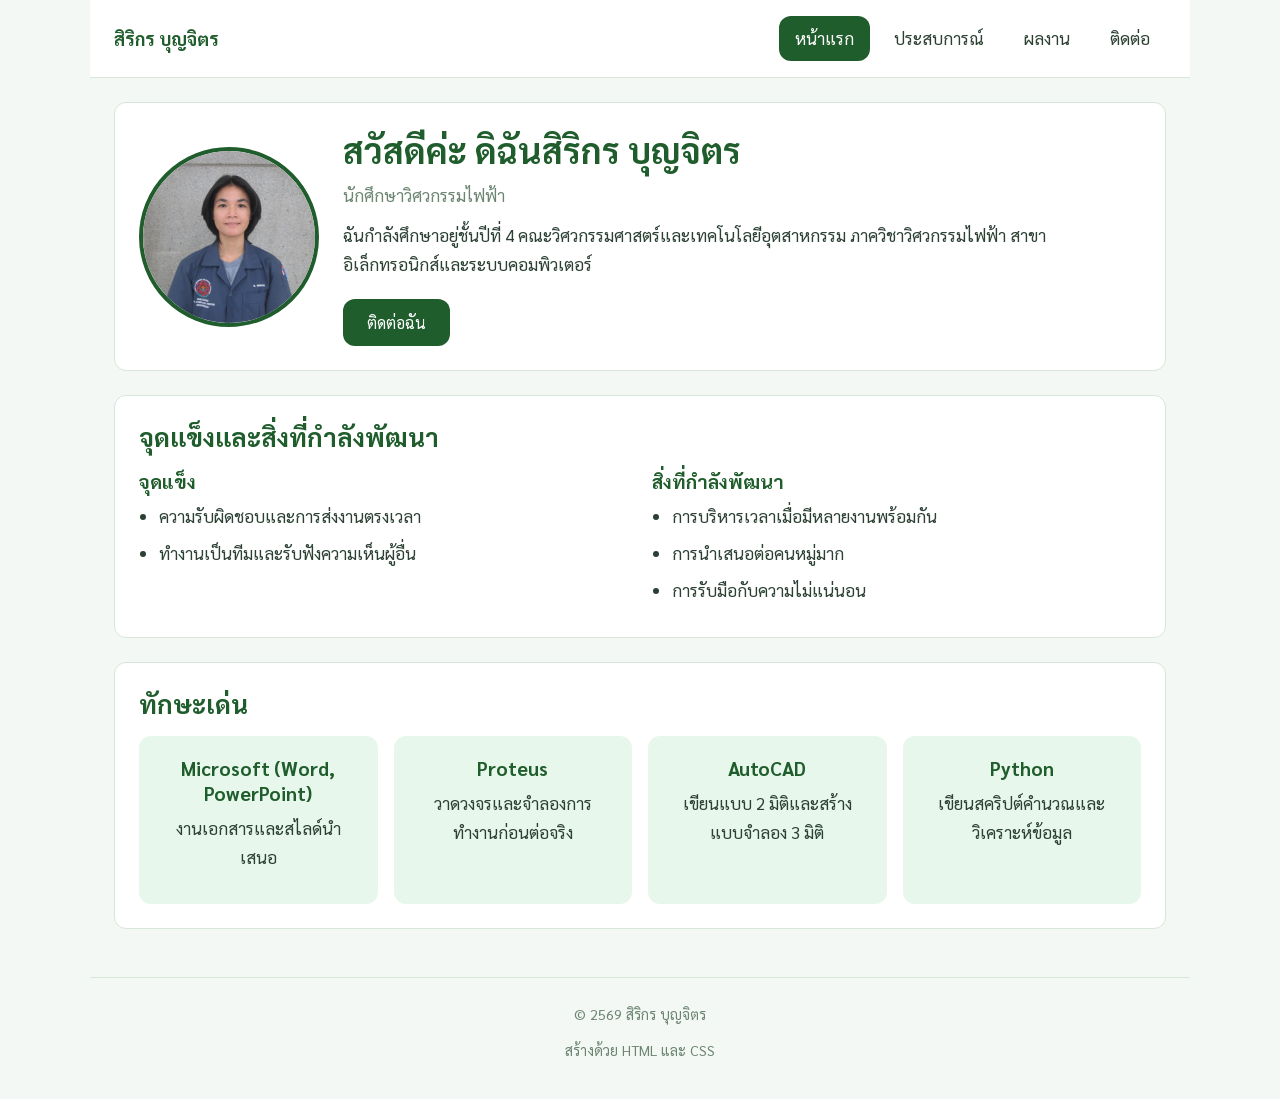
<file: index.html>
<!DOCTYPE html>
<html lang="th">
<head>
  <meta charset="UTF-8">
  <meta name="viewport" content="width=device-width, initial-scale=1.0">
  <link rel="preconnect" href="https://fonts.googleapis.com">
  <link href="https://fonts.googleapis.com/css2?family=Sarabun:wght@400;600;700&display=swap" rel="stylesheet">
  <title>หน้าแรก | สิริกร บุญจิตร</title>
  <link rel="stylesheet" href="style.css">
</head>
<body>
  <header class="site-header">
    <a href="index.html" class="logo">สิริกร บุญจิตร</a>
    <button class="menu-toggle" id="menu-toggle" aria-label="เปิดปิดเมนู" aria-expanded="false">☰</button>
    <nav class="site-nav">
      <ul>
        <li><a href="index.html" class="active">หน้าแรก</a></li>
        <li><a href="experience.html">ประสบการณ์</a></li>
        <li><a href="projects.html">ผลงาน</a></li>
        <li><a href="contact.html">ติดต่อ</a></li>
      </ul>
    </nav>
  </header>

  <main>
    <section class="hero">
      <img src="images/profile.jpg" alt="images/profile.jpg" class="avatar">
      <div class="hero-text">
        <h1>สวัสดีค่ะ ดิฉันสิริกร บุญจิตร</h1>
        <p class="tagline">นักศึกษาวิศวกรรมไฟฟ้า </p>
        <p>
          ฉันกำลังศึกษาอยู่ชั้นปีที่ 4 คณะวิศวกรรมศาสตร์และเทคโนโลยีอุตสาหกรรม ภาควิชาวิศวกรรมไฟฟ้า สาขาอิเล็กทรอนิกส์และระบบคอมพิวเตอร์ <strong></strong>
        </p>
        <a href="contact.html" class="btn">ติดต่อฉัน</a>
      </div>
    </section>

    <section class="about">
      <h2>จุดแข็งและสิ่งที่กำลังพัฒนา</h2>
      <div class="two-col">
        <div class="col">
          <h3>จุดแข็ง</h3>
          <ul>
            <li>ความรับผิดชอบและการส่งงานตรงเวลา</li>
            <li>ทำงานเป็นทีมและรับฟังความเห็นผู้อื่น</li>
          </ul>
        </div>
        <div class="col">
          <h3>สิ่งที่กำลังพัฒนา</h3>
          <ul>
            <li>การบริหารเวลาเมื่อมีหลายงานพร้อมกัน</li>
            <li>การนำเสนอต่อคนหมู่มาก</li>
            <li>การรับมือกับความไม่แน่นอน</li>
          </ul>
        </div>
      </div>
    </section>

    <section class="skills">
      <h2>ทักษะเด่น</h2>
      <div class="skill-grid">
        <div class="skill-card">
          <h3>Microsoft (Word, PowerPoint)</h3>
          <p>งานเอกสารและสไลด์นำเสนอ</p>
        </div>
        <div class="skill-card">
          <h3>Proteus</h3>
          <p>วาดวงจรและจำลองการทำงานก่อนต่อจริง</p>
        </div>
        <div class="skill-card">
          <h3>AutoCAD</h3>
          <p>เขียนแบบ 2 มิติและสร้างแบบจำลอง 3 มิติ</p>
        </div>
        <div class="skill-card">
          <h3>Python</h3>
          <p>เขียนสคริปต์คำนวณและวิเคราะห์ข้อมูล</p>
        </div>
      </div>
    </section>
  </main>

  <footer class="site-footer">
    <p>&copy; 2569 สิริกร บุญจิตร</p>
    <p>สร้างด้วย HTML และ CSS</p>
  </footer>

  <script src="script.js"></script>
</body>
</html>
</file>
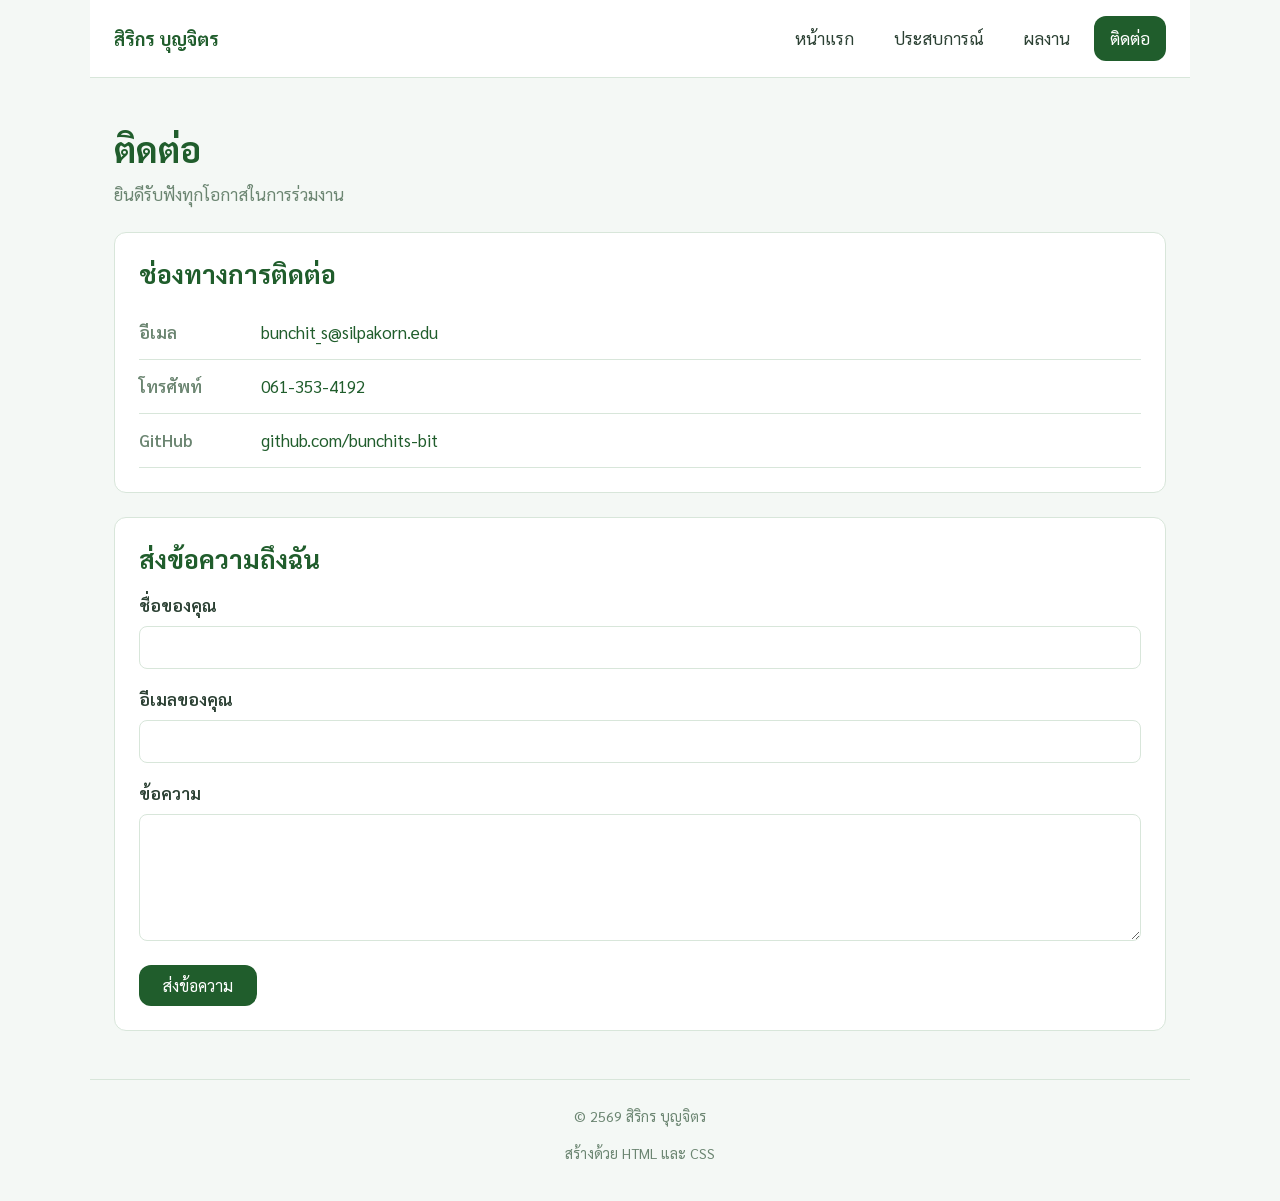
<file: contact.html>
<!DOCTYPE html>
<html lang="th">
<head>
  <meta charset="UTF-8">
  <meta name="viewport" content="width=device-width, initial-scale=1.0">
  <link rel="preconnect" href="https://fonts.googleapis.com">
  <link href="https://fonts.googleapis.com/css2?family=Sarabun:wght@400;600;700&display=swap" rel="stylesheet">
  <title>ติดต่อ | สิริกร บุญจิตร</title>
  <link rel="stylesheet" href="style.css">
</head>
<body>
  <header class="site-header">
    <a href="index.html" class="logo">สิริกร บุญจิตร</a>
    <button class="menu-toggle" id="menu-toggle" aria-label="เปิดปิดเมนู" aria-expanded="false">☰</button>
    <nav class="site-nav">
      <ul>
        <li><a href="index.html">หน้าแรก</a></li>
        <li><a href="experience.html">ประสบการณ์</a></li>
        <li><a href="projects.html">ผลงาน</a></li>
        <li><a href="contact.html" class="active">ติดต่อ</a></li>
      </ul>
    </nav>
  </header>

  <main>
    <section class="page-head">
      <h1>ติดต่อ</h1>
      <p class="tagline">ยินดีรับฟังทุกโอกาสในการร่วมงาน</p>
    </section>

    <section>
      <h2>ช่องทางการติดต่อ</h2>
      <ul class="contact-list">
        <li>
          <span class="label">อีเมล</span>
          <a href="mailto:sakrapee@example.com">bunchit_s@silpakorn.edu</a>
        </li>
        <li>
          <span class="label">โทรศัพท์</span>
          <a href="tel:+66812345678">061-353-4192</a>
        </li>
        <li>
          <span class="label">GitHub</span>
          <a href="https://github.com/bunchits-bit" target="_blank" rel="noopener">github.com/bunchits-bit</a>
        </li>
      </ul>
    </section>

    <section>
      <h2>ส่งข้อความถึงฉัน</h2>
      <form class="contact-form" action="https://formspree.io/f/YOURID" method="POST">
        <div class="field">
          <label for="name">ชื่อของคุณ</label>
          <input type="text" id="name" name="name" required>
        </div>
        <div class="field">
          <label for="email">อีเมลของคุณ</label>
          <input type="email" id="email" name="email" required>
        </div>
        <div class="field">
          <label for="message">ข้อความ</label>
          <textarea id="message" name="message" rows="5" required></textarea>
        </div>
        <button type="submit" class="btn">ส่งข้อความ</button>
      </form>
    </section>
  </main>

  <footer class="site-footer">
    <p>&copy; 2569 สิริกร บุญจิตร</p>
    <p>สร้างด้วย HTML และ CSS</p>
  </footer>

  <script src="script.js"></script>
</body>
</html>
</file>
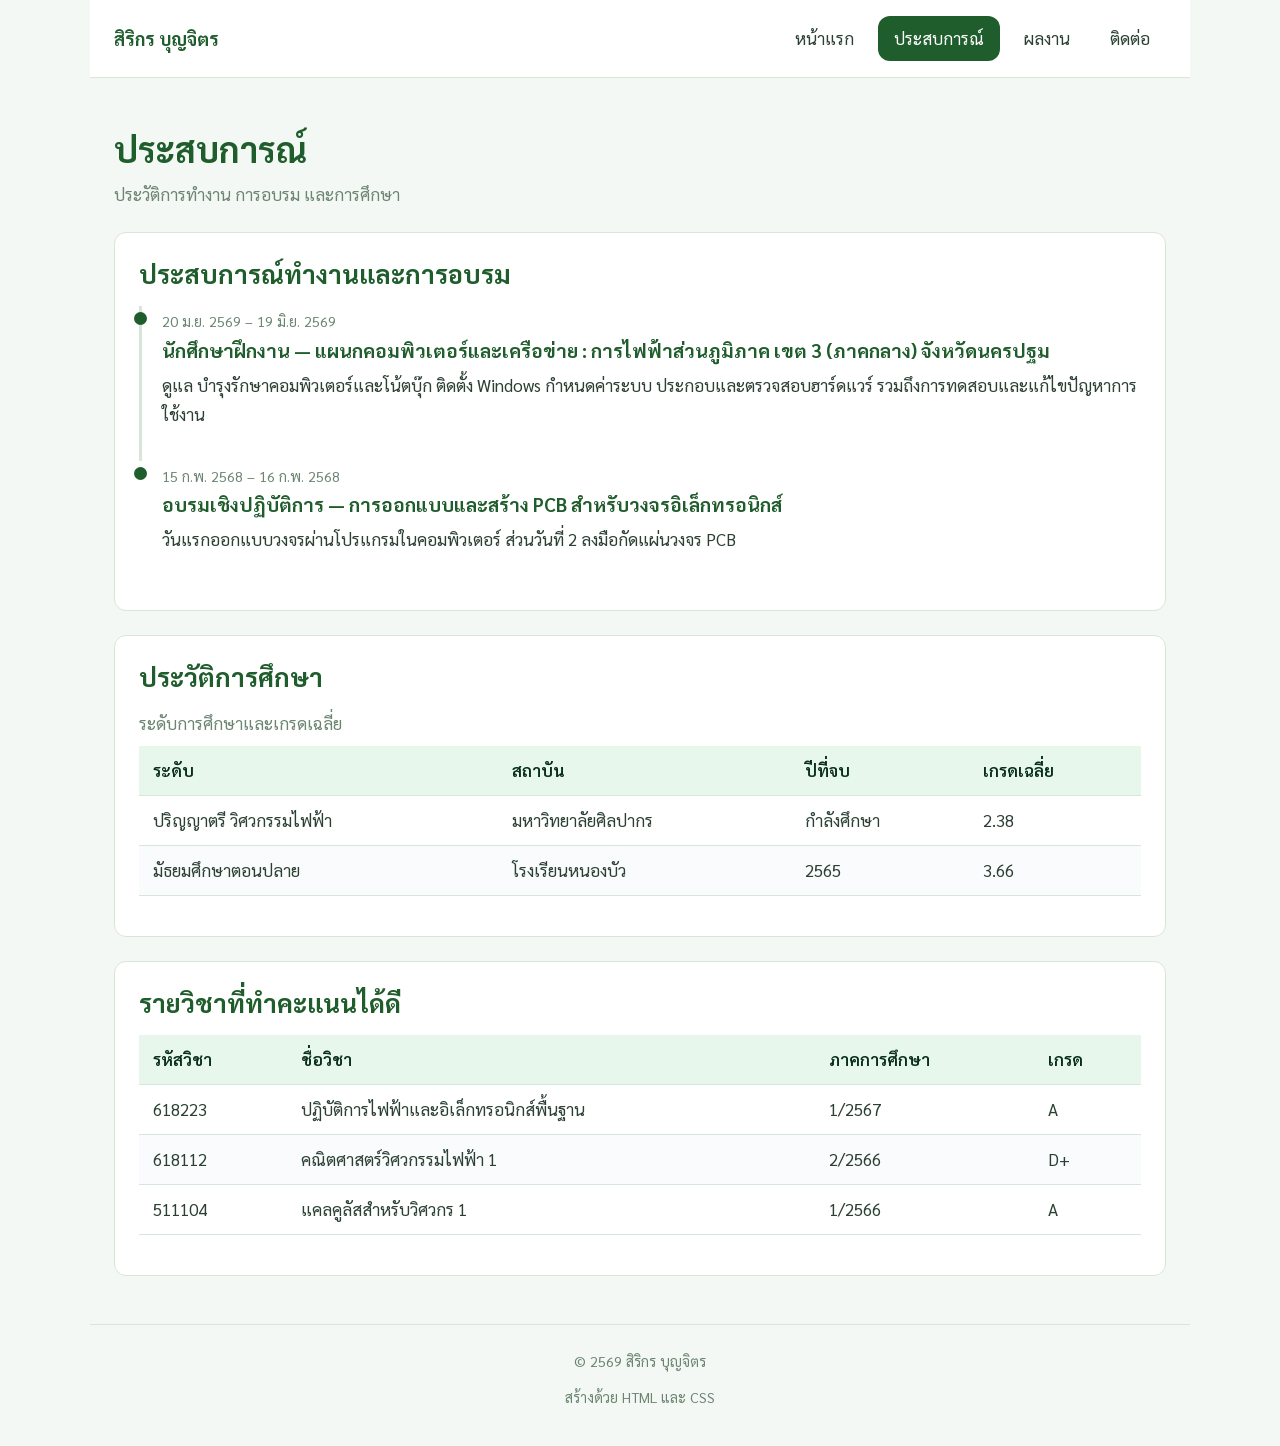
<file: experience.html>
<!DOCTYPE html>
<html lang="th">
<head>
  <meta charset="UTF-8">
  <meta name="viewport" content="width=device-width, initial-scale=1.0">
  <link rel="preconnect" href="https://fonts.googleapis.com">
  <link href="https://fonts.googleapis.com/css2?family=Sarabun:wght@400;600;700&display=swap" rel="stylesheet">
  <title>ประสบการณ์ | สิริกร บุญจิตร</title>
  <link rel="stylesheet" href="style.css">
</head>
<body>
  <header class="site-header">
    <a href="index.html" class="logo">สิริกร บุญจิตร</a>
    <button class="menu-toggle" id="menu-toggle" aria-label="เปิดปิดเมนู" aria-expanded="false">☰</button>
    <nav class="site-nav">
      <ul>
        <li><a href="index.html">หน้าแรก</a></li>
        <li><a href="experience.html" class="active">ประสบการณ์</a></li>
        <li><a href="projects.html">ผลงาน</a></li>
        <li><a href="contact.html">ติดต่อ</a></li>
      </ul>
    </nav>
  </header>

  <main>
    <section class="page-head">
      <h1>ประสบการณ์</h1>
      <p class="tagline">ประวัติการทำงาน การอบรม และการศึกษา</p>
    </section>

    <section>
      <h2>ประสบการณ์ทำงานและการอบรม</h2>
      <div class="timeline">
        <article class="timeline-item">
          <span class="period">20 ม.ย. 2569 – 19 มิ.ย. 2569</span>
          <h3>นักศึกษาฝึกงาน — แผนกคอมพิวเตอร์และเครือข่าย : การไฟฟ้าส่วนภูมิภาค เขต 3 (ภาคกลาง) จังหวัดนครปฐม</h3>
          <p>
            ดูแล บำรุงรักษาคอมพิวเตอร์และโน้ตบุ๊ก ติดตั้ง Windows กำหนดค่าระบบ ประกอบและตรวจสอบฮาร์ดแวร์ รวมถึงการทดสอบและแก้ไขปัญหาการใช้งาน
          </p>
        </article>
        <article class="timeline-item">
          <span class="period">15 ก.พ. 2568 – 16 ก.พ. 2568</span>
          <h3>อบรมเชิงปฏิบัติการ — การออกแบบและสร้าง PCB สำหรับวงจรอิเล็กทรอนิกส์</h3>
          <p>วันแรกออกแบบวงจรผ่านโปรแกรมในคอมพิวเตอร์ ส่วนวันที่ 2 ลงมือกัดแผ่นวงจร PCB</p>
        </article>
      </div>
    </section>

    <section>
      <h2>ประวัติการศึกษา</h2>
      <table class="grade-table">
        <caption>ระดับการศึกษาและเกรดเฉลี่ย</caption>
        <thead>
          <tr>
            <th>ระดับ</th>
            <th>สถาบัน</th>
            <th>ปีที่จบ</th>
            <th>เกรดเฉลี่ย</th>
          </tr>
        </thead>
        <tbody>
          <tr>
            <td>ปริญญาตรี วิศวกรรมไฟฟ้า</td>
            <td>มหาวิทยาลัยศิลปากร</td>
            <td>กำลังศึกษา</td>
            <td>2.38</td>
          </tr>
          <tr>
            <td>มัธยมศึกษาตอนปลาย</td>
            <td>โรงเรียนหนองบัว</td>
            <td>2565</td>
            <td>3.66</td>
          </tr>
        </tbody>
      </table>
    </section>

    <section>
      <h2>รายวิชาที่ทำคะแนนได้ดี</h2>
      <table class="grade-table">
        <thead>
          <tr>
            <th>รหัสวิชา</th>
            <th>ชื่อวิชา</th>
            <th>ภาคการศึกษา</th>
            <th>เกรด</th>
          </tr>
        </thead>
        <tbody>
          <tr><td>618223</td><td>ปฏิบัติการไฟฟ้าและอิเล็กทรอนิกส์พื้นฐาน</td><td>1/2567</td><td>A</td></tr>
          <tr><td>618112</td><td>คณิตศาสตร์วิศวกรรมไฟฟ้า 1</td><td>2/2566</td><td>D+</td></tr>
          <tr><td>511104</td><td>แคลคูลัสสำหรับวิศวกร 1</td><td>1/2566</td><td>A</td></tr>
        </tbody>
      </table>
    </section>
  </main>

  <footer class="site-footer">
    <p>&copy; 2569 สิริกร บุญจิตร</p>
    <p>สร้างด้วย HTML และ CSS</p>
  </footer>

  <script src="script.js"></script>
</body>
</html>
</file>
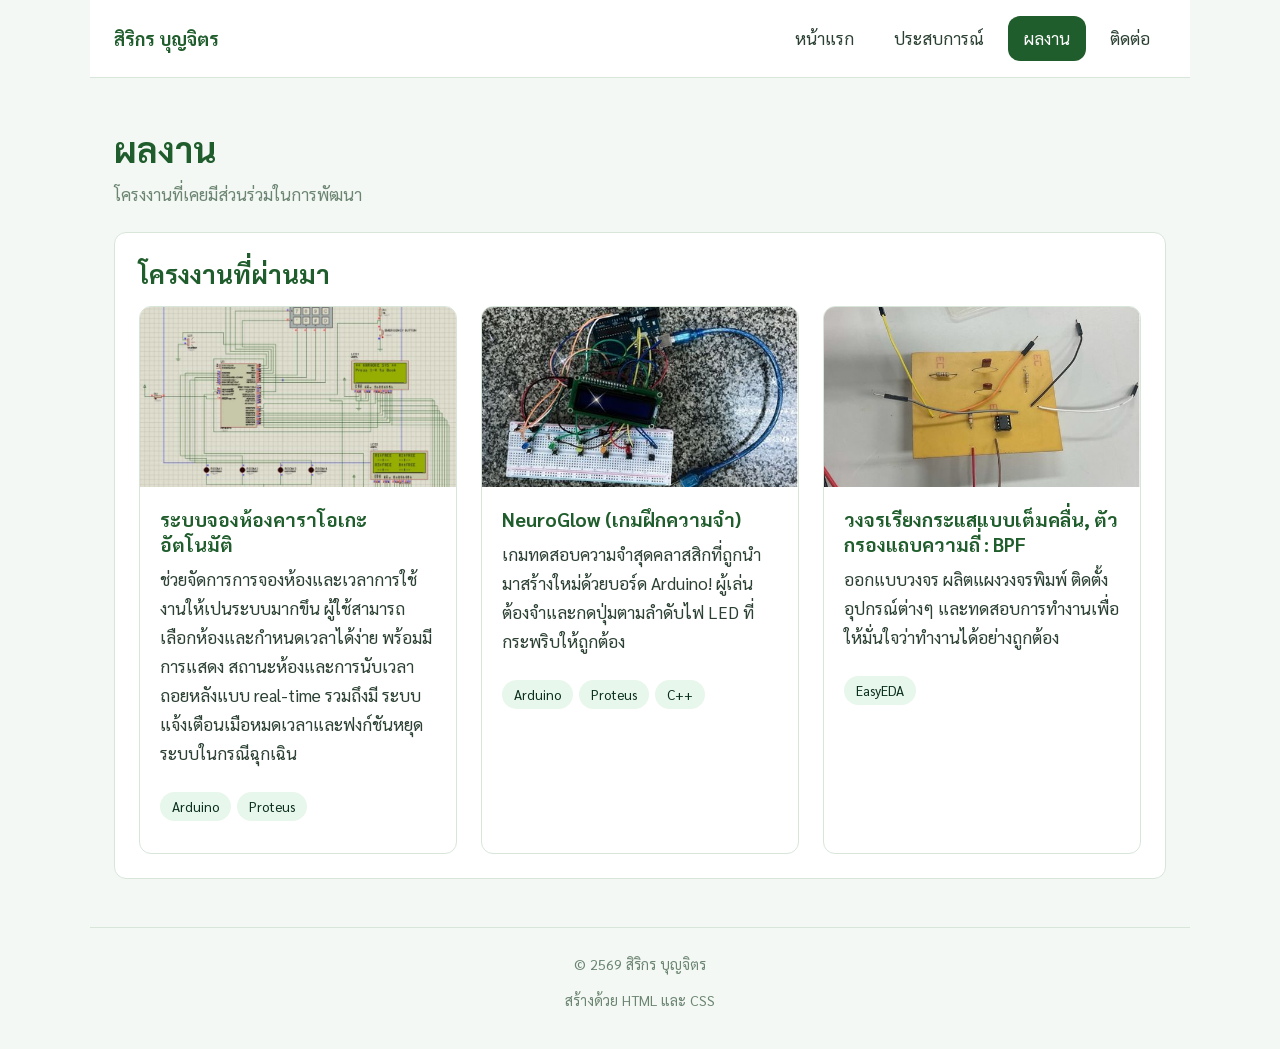
<file: projects.html>
<!DOCTYPE html>
<html lang="th">
<head>
  <meta charset="UTF-8">
  <meta name="viewport" content="width=device-width, initial-scale=1.0">
  <link rel="preconnect" href="https://fonts.googleapis.com">
  <link href="https://fonts.googleapis.com/css2?family=Sarabun:wght@400;600;700&display=swap" rel="stylesheet">
  <title>ผลงาน | สิริกร บุญจิตร</title>
  <link rel="stylesheet" href="style.css">
</head>
<body>
  <header class="site-header">
    <a href="index.html" class="logo">สิริกร บุญจิตร</a>
    <button class="menu-toggle" id="menu-toggle" aria-label="เปิดปิดเมนู" aria-expanded="false">☰</button>
    <nav class="site-nav">
      <ul>
        <li><a href="index.html">หน้าแรก</a></li>
        <li><a href="experience.html">ประสบการณ์</a></li>
        <li><a href="projects.html" class="active">ผลงาน</a></li>
        <li><a href="contact.html">ติดต่อ</a></li>
      </ul>
    </nav>
  </header>

  <main>
    <section class="page-head">
      <h1>ผลงาน</h1>
      <p class="tagline">โครงงานที่เคยมีส่วนร่วมในการพัฒนา</p>
    </section>

    <section>
      <h2>โครงงานที่ผ่านมา</h2>
      <div class="project-grid">
        <article class="project-card">
          <img src="images/project1.jpg" alt="images/project1.jpg">
          <div class="project-body">
            <h3>ระบบจองห้องคาราโอเกะอัตโนมัติ</h3>
            <p>
              ช่วยจัดการการจองห้องและเวลาการใช้งานให้เปนระบบมากขึน 
              ผู้ใช้สามารถเลือกห้องและกําหนดเวลาได้ง่าย พร้อมมีการแสดง
              สถานะห้องและการนับเวลาถอยหลังแบบ real-time รวมถึงมี
              ระบบแจ้งเตือนเมือหมดเวลาและฟงก์ชันหยุดระบบในกรณีฉุกเฉิน
            </p>
            <ul class="tech-list">
              <li>Arduino</li>
              <li>Proteus</li>
            </ul>
          </div>
        </article>

        <article class="project-card">
          <img src="images/project2.jpg" alt="images/project2.jpg">
          <div class="project-body">
            <h3>NeuroGlow (เกมฝึกความจำ)</h3>
            <p>
              เกมทดสอบความจำสุดคลาสสิกที่ถูกนำมาสร้างใหม่ด้วยบอร์ด Arduino! ผู้เล่นต้องจำและกดปุ่มตามลำดับไฟ LED ที่กระพริบให้ถูกต้อง
            </p>
            <ul class="tech-list">
              <li>Arduino</li>
              <li>Proteus</li>
              <li>C++</li>
            </ul>
          </div>
        </article>

        <article class="project-card">
          <img src="images/project3.jpg" alt="images/project3.jpg">
          <div class="project-body">
            <h3>วงจรเรียงกระแสแบบเต็มคลื่น, ตัวกรองแถบความถี่ : BPF</h3>
            <p>
              ออกแบบวงจร ผลิตแผงวงจรพิมพ์ ติดตั้งอุปกรณ์ต่างๆ และทดสอบการทำงานเพื่อให้มั่นใจว่าทำงานได้อย่างถูกต้อง
            </p>
            <ul class="tech-list">
              <li>EasyEDA</li>
            </ul>
          </div>
        </article>
      </div>
    </section>
  </main>

  <footer class="site-footer">
    <p>&copy; 2569 สิริกร บุญจิตร</p>
    <p>สร้างด้วย HTML และ CSS</p>
  </footer>

  <script src="script.js"></script>
</body>
</html>
</file>
<file: style.css>
/* ---------- 1. รีเซ็ตค่าเริ่มต้นของเบราว์เซอร์ ---------- */
* {
  margin: 0;
  padding: 0;
  box-sizing: border-box;
}

/* ---------- 2. ตัวแปรของทั้งเว็บ ---------- */
:root {
  --brand: #205d2c;
  --brand-dark: #092e1b;
  --brand-light: #e8f7eb;
  --text: #2b4033;
  --text-muted: #6b8571;
  --bg: #f4f8f5;
  --surface: #ffffff;
  --border: #d8e6da;
  --gap: 24px;
  --radius: 12px;
  --max-width: 1100px;
}

/* ---------- 3. ตัวอักษรและพื้นหลังของทั้งเว็บ ---------- */
body {
  font-family: "Sarabun", "Segoe UI", Tahoma, sans-serif;
  font-size: 17px;
  line-height: 1.7;
  color: var(--text);
  background-color: var(--bg);
}
h1, h2, h3 { line-height: 1.3; color: var(--brand); }
h1 { font-size: 2.2rem; margin-bottom: 8px; }
h2 { font-size: 1.6rem; margin-bottom: 16px; }
h3 { font-size: 1.2rem; margin-bottom: 8px; }
p { margin-bottom: 12px; }
a { color: var(--brand); text-decoration: none; }
a:hover { text-decoration: underline; }
.tagline { color: var(--text-muted); font-size: 1.05rem; }

/* ---------- 4. แถบเมนูด้านบน ---------- */
.site-header {
  display: flex;
  justify-content: space-between;
  align-items: center;
  flex-wrap: wrap;
  gap: 16px;
  max-width: var(--max-width);
  margin: 0 auto;
  padding: 16px 24px;
  background-color: var(--surface);
  border-bottom: 1px solid var(--border);
}
.logo { font-size: 1.15rem; font-weight: 700; color: var(--brand); }
.site-nav ul { display: flex; list-style: none; gap: 8px; flex-wrap: wrap; }
.site-nav a {
  display: block;
  padding: 8px 16px;
  border-radius: var(--radius);
  color: var(--text);
  transition: background-color 0.2s, color 0.2s;
}
.site-nav a:hover { background-color: var(--brand-light); text-decoration: none; }
.site-nav a.active { background-color: var(--brand); color: #ffffff; }

/* ---------- 5. โครงหลักของเนื้อหา ---------- */
main { max-width: var(--max-width); margin: 0 auto; padding: var(--gap) 24px; }
section {
  background-color: var(--surface);
  border: 1px solid var(--border);
  border-radius: var(--radius);
  padding: var(--gap);
  margin-bottom: var(--gap);
}
.page-head { background-color: transparent; border: none; padding-left: 0; padding-bottom: 0; }

/* ---------- 6. ปุ่ม ---------- */
.btn {
  display: inline-block;
  padding: 10px 24px;
  margin-top: 8px;
  background-color: var(--brand);
  color: #ffffff;
  border: none;
  border-radius: var(--radius);
  font-size: 1rem;
  font-family: inherit;
  cursor: pointer;
  transition: background-color 0.2s;
}
.btn:hover { background-color: var(--brand-dark); text-decoration: none; }

/* ---------- 7. ท้ายเว็บ ---------- */
.site-footer {
  max-width: var(--max-width);
  margin: 0 auto;
  padding: var(--gap) 24px;
  text-align: center;
  color: var(--text-muted);
  font-size: 0.9rem;
  border-top: 1px solid var(--border);
}

/* ---------- 8. ส่วนแนะนำตัวหน้าแรก ---------- */
.hero { display: flex; align-items: center; gap: var(--gap); flex-wrap: wrap; }
.avatar {
  width: 180px;
  height: 180px;
  object-fit: cover;
  border-radius: 50%;
  border: 4px solid var(--brand);
}
.hero-text { flex: 1; min-width: 260px; }

/* ---------- 9. สองคอลัมน์: จุดแข็ง / สิ่งที่กำลังพัฒนา ---------- */
.two-col { display: flex; gap: var(--gap); flex-wrap: wrap; }
.two-col .col { flex: 1; min-width: 280px; }
.two-col ul { padding-left: 20px; }
.two-col li { margin-bottom: 8px; }

/* ---------- 10. ตารางการ์ดทักษะ ---------- */
.skill-grid {
  display: grid;
  grid-template-columns: repeat(auto-fit, minmax(200px, 1fr));
  gap: 16px;
}
.skill-card {
  padding: 20px;
  background-color: var(--brand-light);
  border-radius: var(--radius);
  text-align: center;
  transition: transform 0.2s;
}
.skill-card:hover { transform: translateY(-4px); }

/* ---------- 11. ตารางการ์ดผลงาน ---------- */
.project-grid {
  display: grid;
  grid-template-columns: repeat(auto-fit, minmax(280px, 1fr));
  gap: var(--gap);
}
.project-card {
  display: flex;
  flex-direction: column;
  overflow: hidden;
  background-color: var(--surface);
  border: 1px solid var(--border);
  border-radius: var(--radius);
  transition: box-shadow 0.2s;
}
.project-card:hover { box-shadow: 0 6px 20px rgba(0, 0, 0, 0.1); }
.project-card img { width: 100%; height: 180px; object-fit: cover; }
.project-body { padding: 20px; display: flex; flex-direction: column; flex: 1; }
.tech-list { display: flex; flex-wrap: wrap; gap: 6px; list-style: none; margin: 12px 0; }
.tech-list li {
  padding: 3px 12px;
  background-color: var(--brand-light);
  color: var(--brand-dark);
  border-radius: 999px;
  font-size: 0.85rem;
}
.project-links { display: flex; gap: 12px; margin-top: auto; padding-top: 12px; }
.project-links a { font-weight: 600; }

/* ---------- 12. ตารางเกรด ---------- */
.grade-table { width: 100%; border-collapse: collapse; margin-bottom: 16px; }
.grade-table caption { text-align: left; color: var(--text-muted); padding-bottom: 8px; }
.grade-table th, .grade-table td { padding: 10px 14px; border-bottom: 1px solid var(--border); text-align: left; }
.grade-table th { background-color: var(--brand-light); color: var(--brand-dark); font-weight: 600; }
.grade-table tbody tr:nth-child(even) { background-color: #fafbfc; }
.grade-table tbody tr:hover { background-color: var(--brand-light); }

/* ---------- 13. ไทม์ไลน์ประสบการณ์ ---------- */
.timeline-item { padding: 0 0 20px 20px; border-left: 3px solid var(--border); position: relative; }
.timeline-item:last-child { border-left-color: transparent; }
.timeline-item::before {
  content: "";
  position: absolute;
  left: -8px;
  top: 6px;
  width: 13px;
  height: 13px;
  background-color: var(--brand);
  border-radius: 50%;
}
.period { display: inline-block; color: var(--text-muted); font-size: 0.9rem; margin-bottom: 4px; }

/* ---------- 14. หน้าติดต่อ ---------- */
.contact-list { list-style: none; }
.contact-list li { display: flex; gap: 12px; flex-wrap: wrap; padding: 12px 0; border-bottom: 1px solid var(--border); }
.contact-list .label { min-width: 110px; font-weight: 600; color: var(--text-muted); }
.contact-form .field { display: flex; flex-direction: column; margin-bottom: 16px; }
.contact-form label { margin-bottom: 6px; font-weight: 600; }
.contact-form input,
.contact-form textarea {
  padding: 10px 12px;
  border: 1px solid var(--border);
  border-radius: 8px;
  font-family: inherit;
  font-size: 1rem;
}
.contact-form input:focus,
.contact-form textarea:focus {
  outline: none;
  border-color: var(--brand);
  box-shadow: 0 0 0 3px var(--brand-light);
}

/* ---------- ปุ่มเมนูแฮมเบอร์เกอร์ (ซ่อนบนจอคอมพิวเตอร์) ---------- */
.menu-toggle {
  display: none;
  background: none;
  border: 1px solid var(--border);
  border-radius: 8px;
  padding: 6px 12px;
  font-size: 1.4rem;
  color: var(--brand);
  cursor: pointer;
}

/* ---------- 15. จอแท็บเล็ตและมือถือ (แคบกว่า 768px) ---------- */
@media (max-width: 768px) {
  body { font-size: 16px; }
  .site-header { flex-direction: column; text-align: center; }
  .menu-toggle { display: block; }
  .site-nav { display: none; width: 100%; }
  .site-nav.open { display: block; }
  .site-nav ul { flex-direction: column; justify-content: center; }
  .hero { flex-direction: column; text-align: center; }
  h1 { font-size: 1.7rem; }
  h2 { font-size: 1.35rem; }
  main { padding: 16px; }
  section { padding: 18px; }
}

/* ---------- 16. จอมือถือขนาดเล็ก (แคบกว่า 480px) ---------- */
@media (max-width: 480px) {
  .avatar { width: 140px; height: 140px; }
  .grade-table { display: block; overflow-x: auto; white-space: nowrap; }
  .btn { display: block; text-align: center; }
}

/* ---------- 17. สไตล์สำหรับสั่งพิมพ์ ---------- */
@media print {
  .site-header, .site-footer, .btn { display: none; }
  section { border: none; page-break-inside: avoid; }
}
</file>
